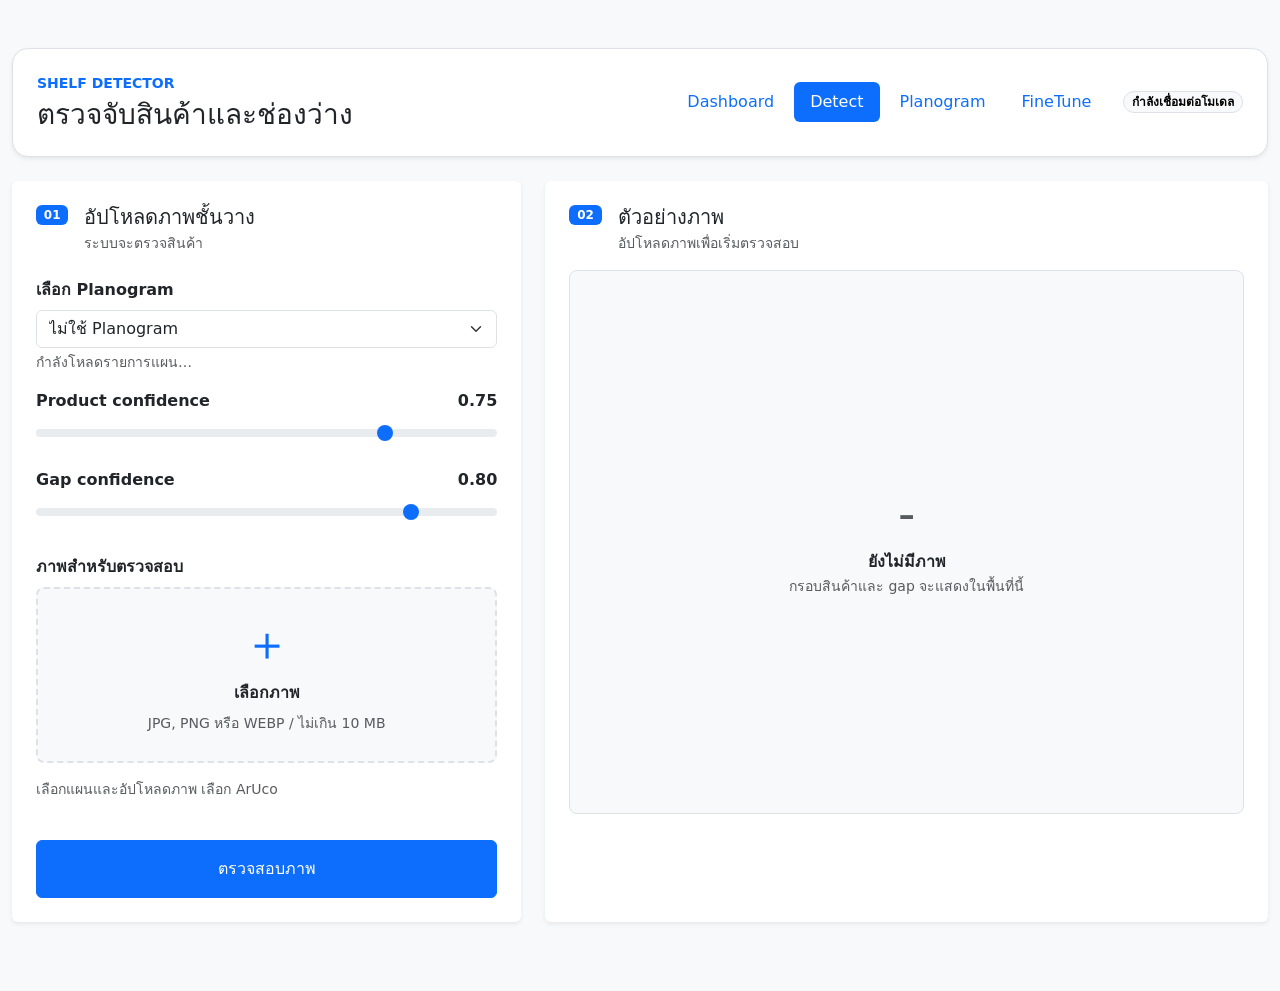
<file: index.html>
<!doctype html>
<html lang="th">
  <head>
    <meta charset="utf-8" />
    <meta name="viewport" content="width=device-width, initial-scale=1" />
    <meta http-equiv="refresh" content="0; url=frontend/detect/" />
    <title>กำลังไปหน้าตรวจจับสินค้า</title>
  </head>
  <body>
    <p>กำลังไปหน้าตรวจจับสินค้า… <a href="frontend/detect/">คลิกที่นี่เพื่อเปิดหน้า Detect</a></p>
  </body>
</html>
</file>
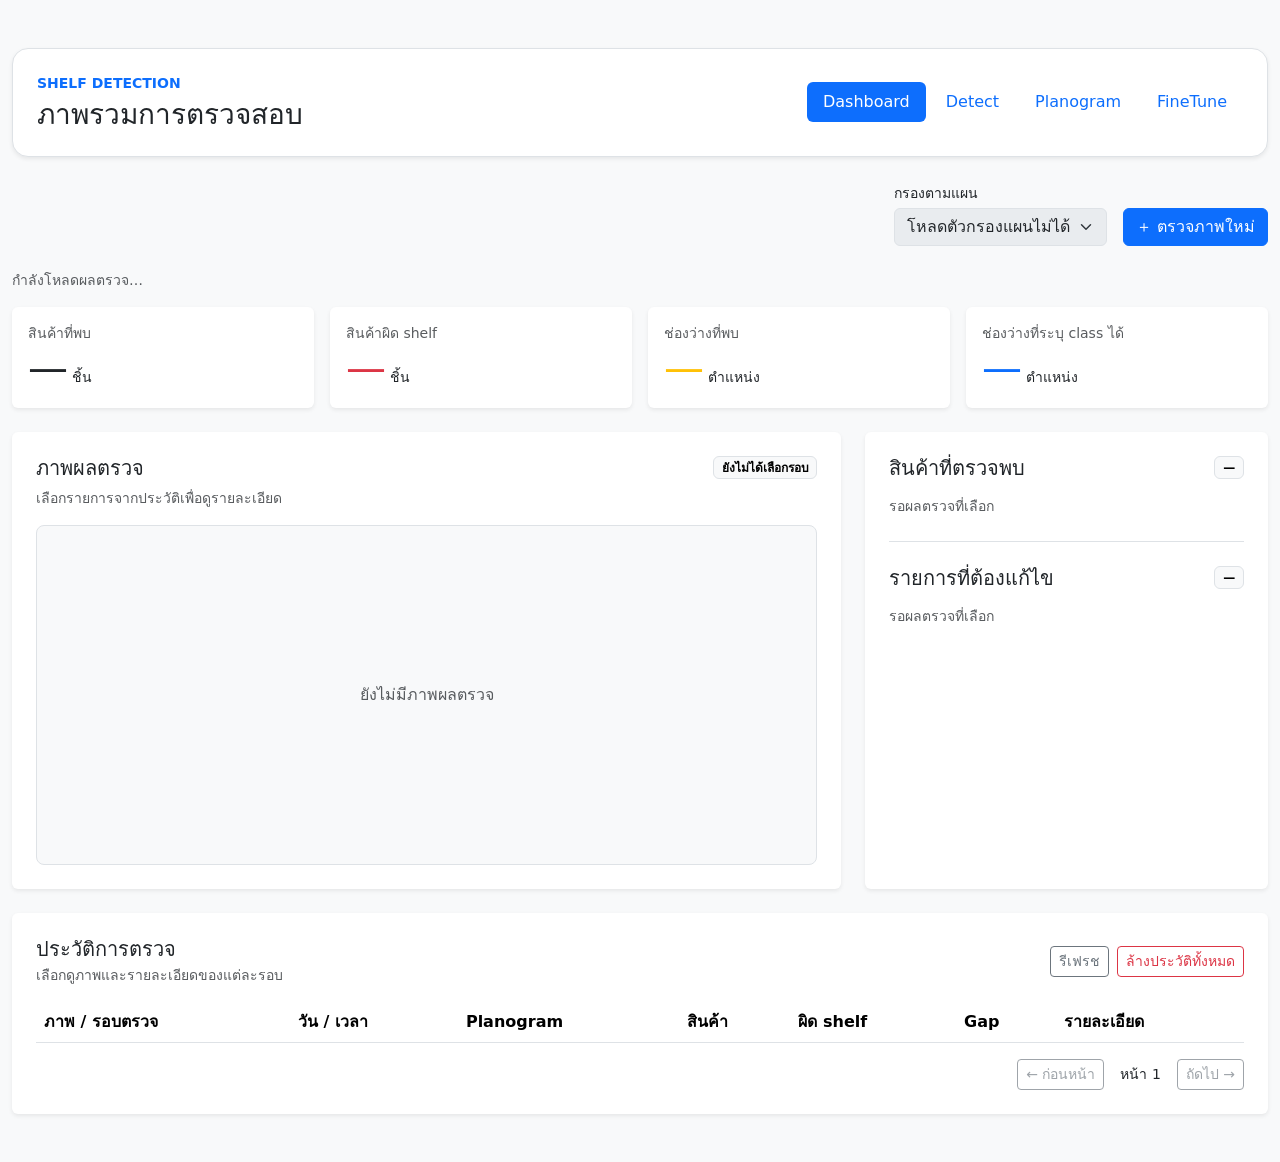
<file: frontend/dashboard/index.html>
<!doctype html>
<html lang="th">
  <head>
    <meta charset="utf-8" />
    <meta name="viewport" content="width=device-width, initial-scale=1" />
    <title>Shelf Vision — Dashboard</title>
    <link
      href="https://cdn.jsdelivr.net/npm/bootstrap@5.3.8/dist/css/bootstrap.min.css"
      rel="stylesheet"
      integrity="sha384-sRIl4kxILFvY47J16cr9ZwB07vP4J8+LH7qKQnuqkuIAvNWLzeN8tE5YBujZqJLB"
      crossorigin="anonymous"
    />
    <link rel="stylesheet" href="../shared/styles.css" />
    <link rel="stylesheet" href="dashboard.css" />
  </head>
  <body class="bg-body-tertiary">
    <main class="container-xxl py-4 py-lg-5">
      <header
        class="bg-white border rounded-4 shadow-sm p-3 p-md-4 mb-4 d-flex align-items-center gap-3 flex-wrap"
      >
        <div>
          <p class="small text-primary text-uppercase fw-semibold mb-1">Shelf Detection</p>
          <h1 class="h3 mb-0">ภาพรวมการตรวจสอบ</h1>
        </div>
        <nav class="nav nav-pills gap-1 ms-lg-auto" aria-label="เมนูหลัก">
          <a class="nav-link active" href="../dashboard/" aria-current="page">Dashboard</a>
          <a class="nav-link" href="../detect/">Detect</a>
          <a class="nav-link" href="../planogram/">Planogram</a>
          <a class="nav-link" href="../training/">FineTune</a>
        </nav>
      </header>

      <div class="d-flex align-items-end gap-3 flex-wrap mb-4">
        <div class="me-auto">

        </div>
        <div>
          <label class="form-label small mb-1" for="planFilter">กรองตามแผน</label>
          <select id="planFilter" class="form-select">
            <option value="">ทุกแผน</option>
          </select>
        </div>
        <a class="btn btn-primary" href="../detect/">＋ ตรวจภาพใหม่</a>
      </div>

      <p id="loadMessage" class="small text-body-secondary" role="status">กำลังโหลดผลตรวจ…</p>
      <button id="retry" class="btn btn-outline-secondary btn-sm mb-3" hidden>ลองอีกครั้ง</button>

      <section class="row row-cols-2 row-cols-xl-4 g-3" aria-label="สรุปรอบตรวจที่เลือก">
        <div class="col">
          <article class="card border-0 shadow-sm h-100">
            <div class="card-body">
              <span class="small text-body-secondary d-block">สินค้าที่พบ</span
              ><strong id="totalProducts" class="display-6">—</strong
              ><small class="ms-1">ชิ้น</small>
            </div>
          </article>
        </div>
        <div class="col">
          <article class="card border-0 shadow-sm h-100">
            <div class="card-body">
              <span class="small text-body-secondary d-block">สินค้าผิด shelf</span
              ><strong id="wrongShelf" class="display-6 text-danger">-</strong
              ><small class="ms-1">ชิ้น</small>
            </div>
          </article>
        </div>
        <div class="col">
          <article class="card border-0 shadow-sm h-100">
            <div class="card-body">
              <span class="small text-body-secondary d-block">ช่องว่างที่พบ</span
              ><strong id="totalGaps" class="display-6 text-warning">—</strong
              ><small class="ms-1">ตำแหน่ง</small>
            </div>
          </article>
        </div>
        <div class="col">
          <article class="card border-0 shadow-sm h-100">
            <div class="card-body">
              <span class="small text-body-secondary d-block">ช่องว่างที่ระบุ class ได้</span
              ><strong id="identifiedGaps" class="display-6 text-primary">—</strong
              ><small class="ms-1">ตำแหน่ง</small>
            </div>
          </article>
        </div>
      </section>
      <br />
      <div class="row g-4">
        <div class="col-xl-8">
          <section class="card border-0 shadow-sm h-100">
            <div class="card-body p-4">
              <div class="d-flex align-items-center justify-content-between flex-wrap gap-2 mb-2">
                <h2 class="h5 mb-0">ภาพผลตรวจ</h2>
                <span id="planBadge" class="badge text-bg-light border text-wrap"
                  >ยังไม่ได้เลือกรอบ</span
                >
              </div>
              <p id="runMeta" class="small text-body-secondary">
                เลือกรายการจากประวัติเพื่อดูรายละเอียด
              </p>
              <div class="dashboard-image bg-body-tertiary border rounded-3 text-body-secondary">
                <p id="imageEmpty" class="mb-0">ยังไม่มีภาพผลตรวจ</p>
                <img id="runImage" alt="ภาพผลตรวจสินค้าและช่องว่าง" hidden />
              </div>
              <a id="fullImage" class="d-inline-block mt-3" target="_blank" rel="noopener" hidden
                >เปิดภาพขนาดเต็ม</a
              >
            </div>
          </section>
        </div>
        <div class="col-xl-4">
          <aside class="card border-0 shadow-sm h-100">
            <div class="card-body p-4">
              <section class="border-bottom pb-4 mb-4" aria-labelledby="detectedProductsTitle">
                <div class="d-flex align-items-center justify-content-between gap-2 mb-3">
                  <h2 id="detectedProductsTitle" class="h5 mb-0">สินค้าที่ตรวจพบ</h2>
                  <span id="productTypeCount" class="badge text-bg-light border">—</span>
                </div>
                <div id="detectedProducts" class="issues-scroll">
                  <p class="small text-body-secondary mb-0">รอผลตรวจที่เลือก</p>
                </div>
              </section>
              <div class="d-flex align-items-center justify-content-between gap-2 mb-3">
                <h2 class="h5 mb-0">รายการที่ต้องแก้ไข</h2>
                <span id="issueCount" class="badge text-bg-light border">—</span>
              </div>
              <div id="issues" class="issues-scroll">
                <p class="small text-body-secondary">รอผลตรวจที่เลือก</p>
              </div>
            </div>
          </aside>
        </div>
      </div>

      <section class="card border-0 shadow-sm mt-4">
        <div class="card-body p-4">
          <div class="d-flex align-items-center justify-content-between flex-wrap gap-2 mb-3">
            <div>
              <h2 class="h5 mb-1">ประวัติการตรวจ</h2>
              <p class="small text-body-secondary mb-0">เลือกดูภาพและรายละเอียดของแต่ละรอบ</p>
            </div>
            <div class="d-flex gap-2">
              <button id="refresh" class="btn btn-outline-secondary btn-sm">รีเฟรช</button>
              <button id="clearHistory" class="btn btn-outline-danger btn-sm">
                ล้างประวัติทั้งหมด
              </button>
            </div>
          </div>
          <div class="table-responsive">
            <table class="table table-hover align-middle">
              <thead>
                <tr>
                  <th>ภาพ / รอบตรวจ</th>
                  <th>วัน / เวลา</th>
                  <th>Planogram</th>
                  <th>สินค้า</th>
                  <th>ผิด shelf</th>
                  <th>Gap</th>
                  <th>รายละเอียด</th>
                </tr>
              </thead>
              <tbody id="history"></tbody>
            </table>
          </div>
          <div class="d-flex align-items-center justify-content-end gap-3 small">
            <button id="previous" class="btn btn-outline-secondary btn-sm" disabled>
              ← ก่อนหน้า
            </button>
            <span id="pageLabel">หน้า 1</span>
            <button id="next" class="btn btn-outline-secondary btn-sm" disabled>ถัดไป →</button>
          </div>
        </div>
      </section>
    </main>
    <script src="dashboard.js?v=20261028-detected-products"></script>
  </body>
</html>
</file>
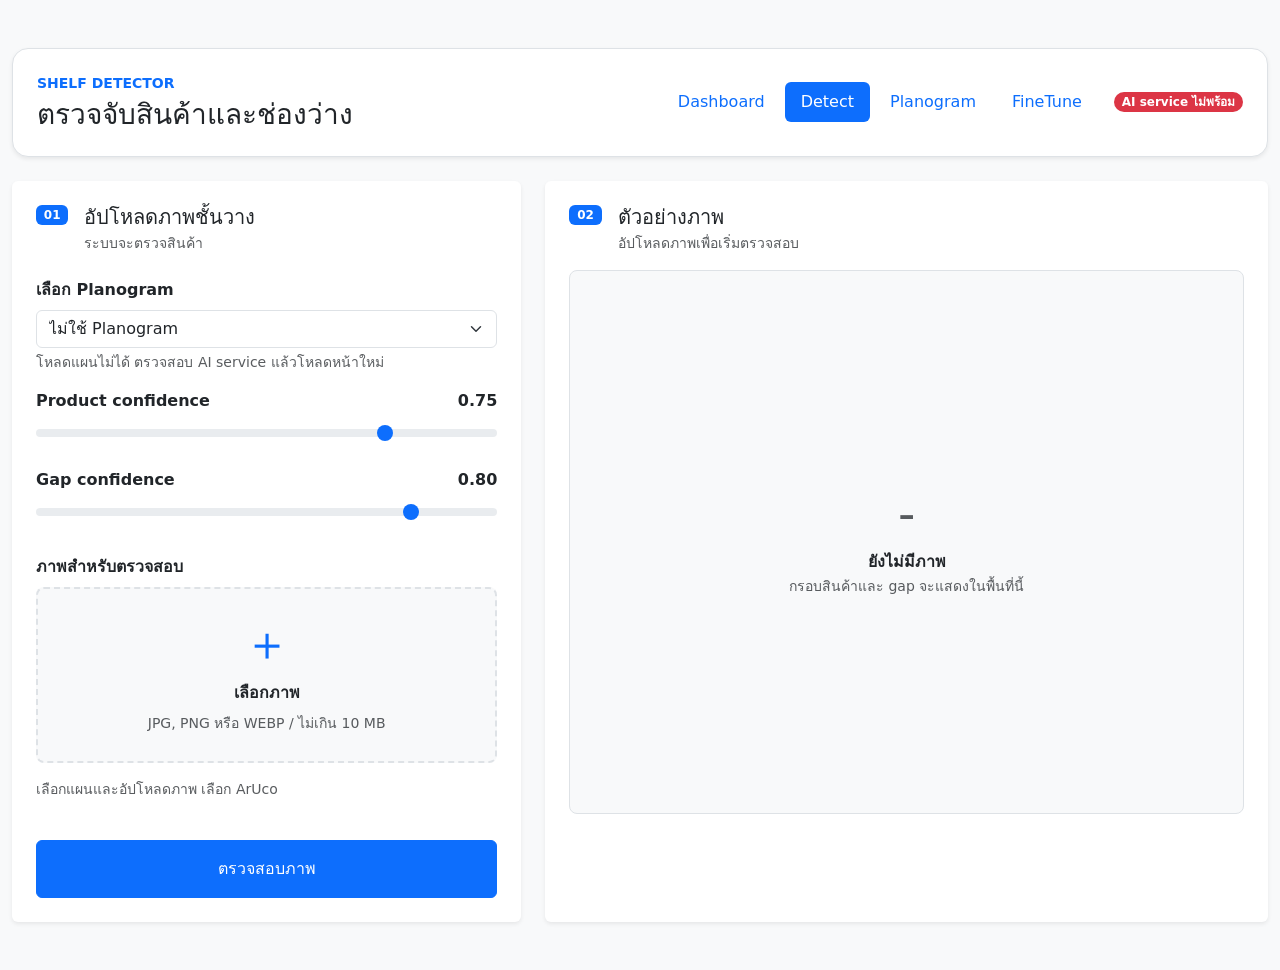
<file: frontend/detect/index.html>
<!doctype html>
<html lang="th">
  <head>
    <meta charset="utf-8" />
    <meta name="viewport" content="width=device-width, initial-scale=1" />
    <meta name="description" content="ระบบตรวจจับสินค้าและช่องว่างจากภาพชั้นวาง" />
    <title>Shelf Vision — ตรวจสอบสินค้า</title>
    <link
      href="https://cdn.jsdelivr.net/npm/bootstrap@5.3.8/dist/css/bootstrap.min.css"
      rel="stylesheet"
      integrity="sha384-sRIl4kxILFvY47J16cr9ZwB07vP4J8+LH7qKQnuqkuIAvNWLzeN8tE5YBujZqJLB"
      crossorigin="anonymous"
    />
    <link rel="stylesheet" href="../shared/styles.css" />
    <link rel="stylesheet" href="detect.css?v=20261013-no-alignment" />
    <link rel="stylesheet" href="aruco.css" />
  </head>
  <body class="bg-body-tertiary">
    <main class="container-xxl py-4 py-lg-5">
      <header
        class="bg-white border rounded-4 shadow-sm p-3 p-md-4 mb-4 d-flex align-items-center gap-3 flex-wrap"
      >
        <div>
          <p class="small text-primary text-uppercase fw-semibold mb-1">Shelf Detector</p>
          <h1 class="h3 mb-0">ตรวจจับสินค้าและช่องว่าง</h1>
        </div>
        <nav class="nav nav-pills gap-1 ms-lg-auto" aria-label="เมนูหลัก">
          <a class="nav-link" href="../dashboard/">Dashboard</a>
          <a class="nav-link active" href="../detect/" aria-current="page">Detect</a>
          <a class="nav-link" href="../planogram/">Planogram</a>
          <a class="nav-link" href="../training/">FineTune</a>
        </nav>
        <div
          id="serviceStatus"
          class="service-status badge rounded-pill text-bg-light border d-inline-flex align-items-center gap-2"
          role="status"
        >
          <span>กำลังเชื่อมต่อโมเดล</span>
        </div>
      </header>

      <div class="row g-4">
        <div class="col-lg-5">
          <form id="detectionForm" class="card border-0 shadow-sm h-100" novalidate>
            <div class="card-body p-4">
              <div class="d-flex align-items-start gap-3 mb-4">
                <span class="badge text-bg-primary">01</span>
                <div>
                  <h2 class="h5 mb-1">อัปโหลดภาพชั้นวาง</h2>
                  <p class="small text-body-secondary mb-0">ระบบจะตรวจสินค้า</p>
                </div>
              </div>

              <div class="mb-3">
                <label class="form-label fw-semibold" for="planogramSelect">เลือก Planogram </label>
                <select id="planogramSelect" class="form-select">
                  <option value="">ไม่ใช้ Planogram</option>
                </select>
                <p id="planogramStatus" class="form-text mb-0" role="status">กำลังโหลดรายการแผน…</p>
              </div>
              <div class="mb-3">
                <label
                  class="form-label fw-semibold d-flex justify-content-between"
                  for="productConfidence"
                >
                  <span>Product confidence</span
                  ><output id="productConfidenceValue" for="productConfidence">0.75</output>
                </label>
                <input
                  id="productConfidence"
                  class="form-range"
                  type="range"
                  min="0.10"
                  max="0.95"
                  step="0.05"
                  value="0.75"
                />
              </div>

              <div class="mb-4">
                <label
                  class="form-label fw-semibold d-flex justify-content-between"
                  for="gapConfidence"
                >
                  <span>Gap confidence</span
                  ><output id="gapConfidenceValue" for="gapConfidence">0.80</output>
                </label>
                <input
                  id="gapConfidence"
                  class="form-range"
                  type="range"
                  min="0.10"
                  max="0.95"
                  step="0.05"
                  value="0.80"
                />
              </div>

              <p class="form-label fw-semibold">ภาพสำหรับตรวจสอบ</p>
              <label
                id="dropZone"
                class="drop-zone bg-body-tertiary rounded-3 p-4 text-center d-flex flex-column align-items-center justify-content-center gap-2"
                for="imageInput"
              >
                <input
                  id="imageInput"
                  class="visually-hidden"
                  type="file"
                  accept="image/jpeg,image/png,image/webp"
                />
                <span class="display-5 text-primary" aria-hidden="true">＋</span>
                <strong>เลือกภาพ</strong>
                <span class="small text-body-secondary">JPG, PNG หรือ WEBP / ไม่เกิน 10 MB</span>
              </label>
              <div
                id="fileInfo"
                class="d-flex justify-content-between gap-3 align-items-center small text-body-secondary mt-2"
                hidden
              >
                <span id="fileName" class="text-truncate"></span>
                <button
                  id="removeFile"
                  class="btn btn-link btn-sm text-danger p-0 flex-shrink-0"
                  type="button"
                >
                  นำออก
                </button>
              </div>

              <div id="formError" class="alert alert-danger mt-3 mb-0" role="alert" hidden></div>
              <p class="form-text mt-3">เลือกแผนและอัปโหลดภาพ เลือก ArUco</p>
              <button id="submitButton" class="btn btn-primary w-100 py-3 mt-4" type="submit">
                <span class="button-label">ตรวจสอบภาพ</span>
                <span class="button-loading" hidden>กำลังตรวจภาพ...</span>
              </button>
            </div>
          </form>
        </div>

        <div class="col-lg-7">
          <section class="card border-0 shadow-sm h-100" aria-live="polite">
            <div class="card-body p-4">
              <div class="d-flex align-items-start gap-3 mb-3">
                <span class="badge text-bg-primary">02</span>
                <div>
                  <h2 class="h5 mb-1">ตัวอย่างภาพ</h2>
                  <p id="imageCaption" class="small text-body-secondary mb-0">
                    อัปโหลดภาพเพื่อเริ่มตรวจสอบ
                  </p>
                </div>
              </div>
              <div id="imageStage" class="image-stage bg-body-tertiary border rounded-3 empty">
                <div id="emptyState" class="text-center text-body-secondary p-4">
                  <div class="display-5 mb-2" aria-hidden="true">-</div>
                  <strong class="d-block text-body">ยังไม่มีภาพ</strong>
                  <span class="small">กรอบสินค้าและ gap จะแสดงในพื้นที่นี้</span>
                </div>
                <img id="previewImage" class="img-fluid" alt="ภาพสำหรับตรวจสอบ" hidden />
              </div>
            </div>
          </section>
        </div>
      </div>

      <section id="alignmentPanel" class="card border-0 shadow-sm mt-4" hidden>
        <div class="card-body p-4">
          <h2 class="h5">จัดแนว Planogram ให้ตรงกับภาพอัปโหลด</h2>
          <label for="alignmentMode" class="form-label">วิธีจัดแนว</label>
          <select id="alignmentMode" class="form-select mb-3">
            <option value="aruco">ArUco — ใช้ป้าย 4 มุมของชั้นวาง</option>
            <option value="off" selected>ไม่จัดแนว — ใช้ภาพที่จัดเฟรมตรงกับแผนอยู่แล้ว</option>
          </select>

          <p id="alignmentHint" role="status" class="small"></p>
          <div class="d-flex gap-2 flex-wrap my-3">
            <button id="previewAlignment" type="button" class="btn btn-outline-primary btn-sm">
              แสดงกรอบจาก ArUco
            </button>
          </div>
          <div id="alignedPreviewSection" hidden>
            <h3 class="h6">ภาพต้นฉบับพร้อมพื้นที่ Planogram ที่แปลงแล้ว</h3>
            <p id="alignmentQuality" class="small text-body-secondary" role="status"></p>
            <div class="perspective-preview border rounded overflow-hidden">
              <img id="alignedPreview" alt="Planogram ทับภาพต้นฉบับ" /><svg
                id="alignedRegions"
                xmlns="http://www.w3.org/2000/svg"
                aria-hidden="true"
              ></svg>
            </div>
            <button id="detectAligned" type="button" class="btn btn-primary mt-3">
              ตรวจภาพด้วย Planogram ที่จัดแนวแล้ว
            </button>
          </div>
          <p id="alignmentError" class="alert alert-danger mt-3 mb-0" role="alert" hidden></p>
        </div>
      </section>

      <section id="resultPanel" class="card border-0 shadow-sm mt-4" hidden aria-live="polite">
        <div class="card-body p-4">
          <div class="d-flex align-items-center gap-3 mb-4">
            <span class="badge text-bg-primary">03</span>
            <div>
              <p class="small text-primary text-uppercase fw-semibold mb-1">Detection Result</p>
              <h2 class="h5 mb-0">ผลการวิเคราะห์ภาพ</h2>
            </div>
          </div>

          <div class="row row-cols-2 row-cols-xl-4 g-3">
            <div class="col">
              <article class="card bg-body-tertiary border-0 h-100">
                <div class="card-body">
                  <span class="small text-body-secondary d-block">สินค้าทั้งหมด</span
                  ><strong id="totalProducts" class="display-6 text-primary">0</strong
                  ><small class="ms-1">ชิ้น</small>
                </div>
              </article>
            </div>
            <div class="col">
              <article class="card bg-body-tertiary border-0 h-100">
                <div class="card-body">
                  <span class="small text-body-secondary d-block">ชนิดสินค้าที่พบ</span
                  ><strong id="totalClasses" class="display-6">0</strong
                  ><small class="ms-1">คลาส</small>
                </div>
              </article>
            </div>
            <div class="col">
              <article class="card bg-body-tertiary border-0 h-100">
                <div class="card-body">
                  <span class="small text-body-secondary d-block">Gap ทั้งหมด</span
                  ><strong id="totalGaps" class="display-6 text-warning">0</strong
                  ><small class="ms-1">ตำแหน่ง</small>
                </div>
              </article>
            </div>
            <div class="col">
              <article class="card bg-body-tertiary border-0 h-100">
                <div class="card-body">
                  <span class="small text-body-secondary d-block">Gap ที่ระบุสินค้าได้</span
                  ><strong id="identifiedGaps" class="display-6">0</strong
                  ><small class="ms-1">ตำแหน่ง</small>
                </div>
              </article>
            </div>
          </div>

          <div class="row g-3 mt-1">
            <div class="col-md-6">
              <section class="card bg-body-tertiary border-0 h-100">
                <div class="card-body">
                  <h3 class="h6 mb-3">สินค้าที่ตรวจพบ</h3>
                  <div id="productList" class="list-group"></div>
                </div>
              </section>
            </div>
            <div class="col-md-6">
              <section class="card bg-body-tertiary border-0 h-100">
                <div class="card-body">
                  <h3 class="h6 mb-3">การวิเคราะห์ช่องว่าง</h3>
                  <div id="gapList" class="list-group"></div>
                </div>
              </section>
            </div>
          </div>
        </div>
      </section>
    </main>
    <script src="app.js?v=20261030-ui-status-fix"></script>
  </body>
</html>
</file>
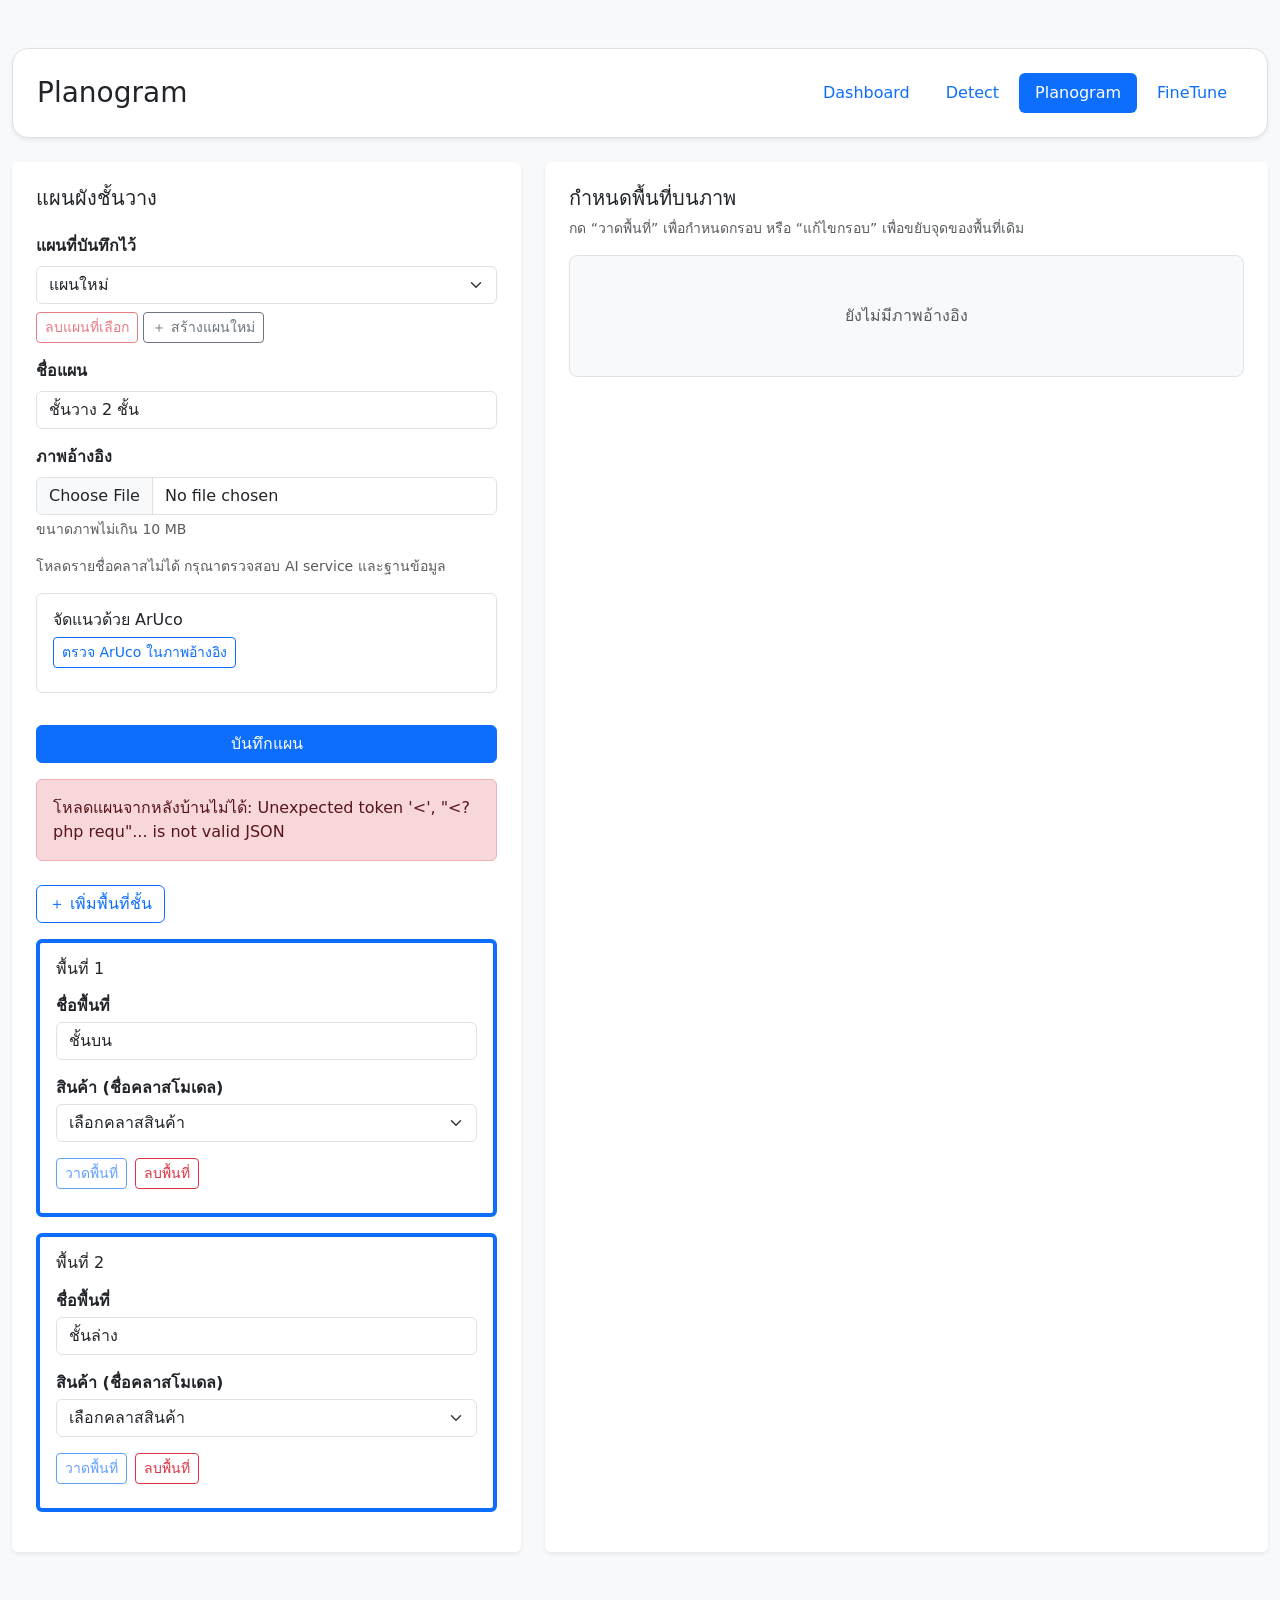
<file: frontend/planogram/index.html>
<!doctype html>
<html lang="th">
  <head>
    <meta charset="utf-8" />
    <meta name="viewport" content="width=device-width, initial-scale=1" />
    <title>Shelf Vision — Planogram</title>
    <link
      href="https://cdn.jsdelivr.net/npm/bootstrap@5.3.8/dist/css/bootstrap.min.css"
      rel="stylesheet"
      integrity="sha384-sRIl4kxILFvY47J16cr9ZwB07vP4J8+LH7qKQnuqkuIAvNWLzeN8tE5YBujZqJLB"
      crossorigin="anonymous"
    />
    <link rel="stylesheet" href="../shared/styles.css" />
    <link rel="stylesheet" href="planogram.css" />
  </head>

  <body class="bg-body-tertiary">
    <main class="container-xxl py-4 py-lg-5">
      <header
        class="bg-white border rounded-4 shadow-sm p-3 p-md-4 mb-4 d-flex align-items-center gap-3 flex-wrap"
      >
        <div>
          <h1 class="h3 mb-0">Planogram</h1>
        </div>
        <nav class="nav nav-pills gap-1 ms-lg-auto" aria-label="เมนูหลัก">
          <a class="nav-link" href="../dashboard/">Dashboard</a>
          <a class="nav-link" href="../detect/">Detect</a>
          <a class="nav-link active" href="../planogram/" aria-current="page">Planogram</a>
          <a class="nav-link" href="../training/">FineTune</a>
        </nav>
      </header>

      <div class="workspace row g-4">
        <div class="col-lg-5">
          <section class="card border-0 shadow-sm h-100">
            <div class="card-body p-4">
              <h2 class="h5 mb-4">แผนผังชั้นวาง</h2>

              <div class="mb-3">
                <label class="form-label fw-semibold" for="savedPlan">แผนที่บันทึกไว้</label>
                <select id="savedPlan" class="form-select">
                  <option value="">แผนใหม่</option>
                </select>
                <button
                  id="deletePlan"
                  class="btn btn-outline-danger btn-sm mt-2"
                  type="button"
                  disabled
                >
                  ลบแผนที่เลือก
                </button>
                <button id="newPlan" class="btn btn-outline-secondary btn-sm mt-2" type="button">
                  ＋ สร้างแผนใหม่
                </button>
              </div>
              <div class="mb-3">
                <label class="form-label fw-semibold" for="planName">ชื่อแผน</label>
                <input id="planName" class="form-control" maxlength="100" value="ชั้นวาง 2 ชั้น" />
              </div>
              <div class="mb-3">
                <label class="form-label fw-semibold" for="referenceInput">ภาพอ้างอิง</label>
                <input
                  id="referenceInput"
                  class="form-control"
                  type="file"
                  accept="image/jpeg,image/png,image/webp"
                />
                <div class="form-text">ขนาดภาพไม่เกิน 10 MB</div>
              </div>

              <p id="classStatus" class="form-text" role="status">กำลังโหลดรายชื่อคลาสสินค้า…</p>
              <div class="border rounded p-3 mb-3">
                <h3 class="h6">จัดแนวด้วย ArUco</h3>

                <button
                  id="checkArucoReference"
                  class="btn btn-outline-primary btn-sm"
                  type="button"
                >
                  ตรวจ ArUco ในภาพอ้างอิง
                </button>
                <p id="arucoReferenceStatus" class="small mt-2 mb-0" role="status"></p>
                <img
                  id="arucoReferencePreview"
                  class="img-fluid mt-2"
                  alt="ตำแหน่ง ArUco ที่อ่านได้ในภาพอ้างอิง"
                  hidden
                />
              </div>
              <div>
                <button id="savePlan" class="btn btn-primary w-100 mt-3" type="button">
                  บันทึกแผน
                </button>
                <p id="message" role="status" aria-live="polite" hidden></p>
              </div>
              <br />
              <button id="addShelf" class="btn btn-outline-primary mb-3" type="button">
                ＋ เพิ่มพื้นที่ชั้น
              </button>
              <div id="shelfList"></div>
            </div>
          </section>
        </div>

        <div class="col-lg-7">
          <section class="card border-0 shadow-sm h-100">
            <div class="card-body p-4">
              <h2 class="h5 mb-2">กำหนดพื้นที่บนภาพ</h2>
              <p id="drawHint" class="small text-body-secondary">
                เลือกภาพ แล้วกด “วาดพื้นที่” ของชั้นที่ต้องการ
              </p>
              <div id="referenceStage" class="bg-body-tertiary border rounded-3 overflow-hidden">
                <p id="noImage" class="text-center text-body-secondary p-5 mb-0">
                  ยังไม่มีภาพอ้างอิง
                </p>
                <svg
                  id="editor"
                  xmlns="http://www.w3.org/2000/svg"
                  hidden
                  aria-label="คลิกมุมทั้งสี่ของพื้นที่ชั้นตามลำดับรอบกรอบ"
                >
                  <image
                    id="referenceImage"
                    width="1000"
                    height="1000"
                    preserveAspectRatio="none"
                  ></image>
                  <g id="regions"></g>
                </svg>
              </div>
            </div>
          </section>
        </div>
      </div>
    </main>
    <script src="planogram.js?v=20261031-remove-target-quantity"></script>
  </body>
</html>
</file>
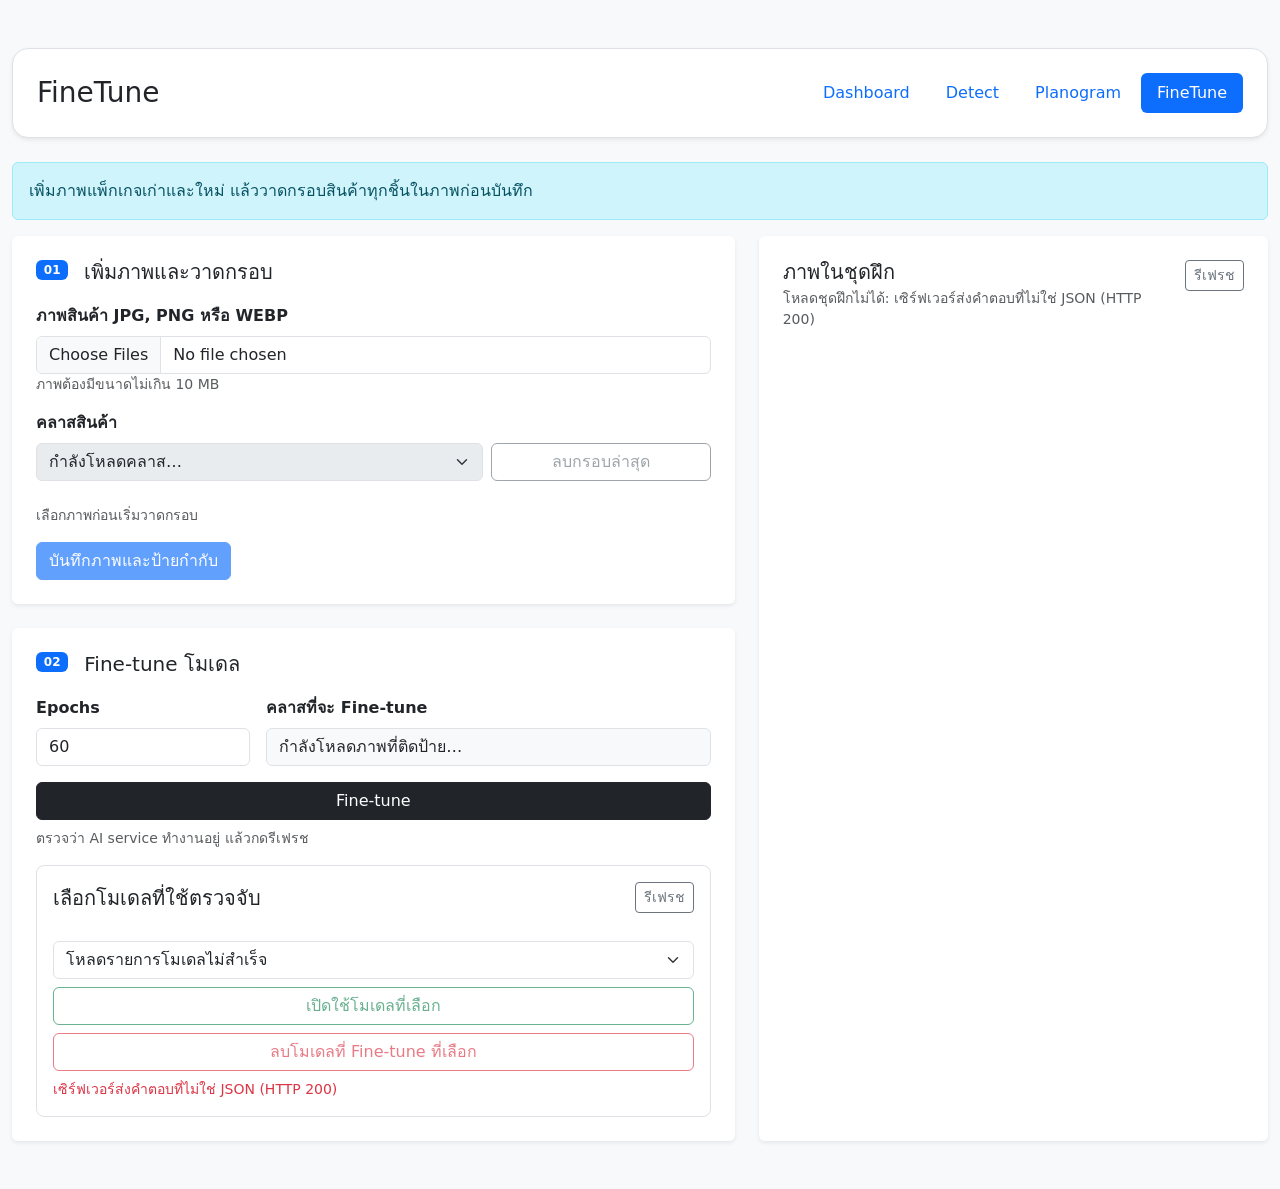
<file: frontend/training/index.html>
<!doctype html>
<html lang="th">
  <head>
    <meta charset="utf-8" />
    <meta name="viewport" content="width=device-width, initial-scale=1" />
    <meta
      name="description"
      content="เพิ่มภาพตัวอย่าง ติดป้ายสินค้า และ Fine-tune โมเดลตรวจสินค้า"
    />
    <title>Shelf Vision — ชุดฝึก AI</title>
    <link
      href="https://cdn.jsdelivr.net/npm/bootstrap@5.3.8/dist/css/bootstrap.min.css"
      rel="stylesheet"
      integrity="sha384-sRIl4kxILFvY47J16cr9ZwB07vP4J8+LH7qKQnuqkuIAvNWLzeN8tE5YBujZqJLB"
      crossorigin="anonymous"
    />
    <link rel="stylesheet" href="../shared/styles.css" />
    <link rel="stylesheet" href="training.css" />
  </head>
  <body class="bg-body-tertiary">
    <main class="container-xxl py-4 py-lg-5">
      <header
        class="bg-white border rounded-4 shadow-sm p-3 p-md-4 mb-4 d-flex align-items-center gap-3 flex-wrap"
      >
        <div>
          <h1 class="h3 mb-0">FineTune</h1>
        </div>
        <nav class="nav nav-pills gap-1 ms-lg-auto" aria-label="เมนูหลัก">
          <a class="nav-link" href="../dashboard/">Dashboard</a>
          <a class="nav-link" href="../detect/">Detect</a>
          <a class="nav-link" href="../planogram/">Planogram</a>
          <a class="nav-link active" href="../training/" aria-current="page">FineTune</a>
        </nav>
      </header>

      <div class="alert alert-info" role="note">
        เพิ่มภาพแพ็กเกจเก่าและใหม่ แล้ววาดกรอบสินค้าทุกชิ้นในภาพก่อนบันทึก
      </div>

      <div class="row g-4">
        <div class="col-xl-7">
          <section class="card border-0 shadow-sm mb-4">
            <div class="card-body p-4">
              <div class="d-flex align-items-start gap-3 mb-3">
                <span class="badge text-bg-primary">01</span>
                <div>
                  <h2 class="h5 mb-1">เพิ่มภาพและวาดกรอบ</h2>
                </div>
              </div>
              <label class="form-label fw-semibold" for="imageInput"
                >ภาพสินค้า JPG, PNG หรือ WEBP</label
              >
              <input
                id="imageInput"
                class="form-control"
                type="file"
                accept="image/jpeg,image/png,image/webp"
                multiple
              />

              <p id="bulkUploadMessage" class="small text-body-secondary mb-3" role="status">
                ภาพต้องมีขนาดไม่เกิน 10 MB
              </p>
              <div
                id="canvasWrap"
                class="canvas-wrap bg-body-tertiary border rounded-3 mb-3"
                hidden
              >
                <canvas id="imageCanvas" aria-label="พื้นที่วาดกรอบสินค้า"></canvas>
              </div>
              <div class="row g-2 align-items-end">
                <div class="col-sm-8">
                  <label class="form-label fw-semibold" for="classSelect">คลาสสินค้า</label>
                  <select id="classSelect" class="form-select" disabled>
                    <option value="">กำลังโหลดคลาส…</option>
                  </select>
                </div>
                <div class="col-sm-4 d-grid">
                  <button id="undoBox" class="btn btn-outline-secondary" type="button" disabled>
                    ลบกรอบล่าสุด
                  </button>
                </div>
              </div>
              <div id="annotationList" class="list-group mt-3"></div>
              <div id="editorMessage" class="small text-body-secondary mt-2" role="status">
                เลือกภาพก่อนเริ่มวาดกรอบ
              </div>
              <div class="d-flex flex-wrap gap-2 mt-3">
                <button id="saveImage" class="btn btn-primary" type="button" disabled>
                  บันทึกภาพและป้ายกำกับ
                </button>
                <button id="skipImage" class="btn btn-outline-secondary" type="button" hidden>
                  ข้ามภาพนี้
                </button>
                <button id="cancelEdit" class="btn btn-outline-secondary" type="button" hidden>
                  ยกเลิกแก้ไข
                </button>
              </div>
            </div>
          </section>

          <section class="card border-0 shadow-sm">
            <div class="card-body p-4">
              <div class="d-flex align-items-start gap-3 mb-3">
                <span class="badge text-bg-primary">02</span>
                <div>
                  <h2 class="h5 mb-1">Fine-tune โมเดล</h2>
                </div>
              </div>
              <div class="row g-3 align-items-end">
                <div class="col-sm-4">
                  <label class="form-label fw-semibold" for="epochs">Epochs</label>
                  <input
                    id="epochs"
                    class="form-control"
                    type="number"
                    min="5"
                    max="100"
                    value="60"
                  />
                </div>
                <div class="col-sm-8">
                  <span class="form-label fw-semibold d-block">คลาสที่จะ Fine-tune</span>
                  <div
                    id="trainingClasses"
                    class="form-control bg-body-tertiary"
                    aria-live="polite"
                  >
                    กำลังโหลดภาพที่ติดป้าย…
                  </div>
                </div>
                <div class="col-12">
                  <button id="startTraining" class="btn btn-dark w-100" type="button">
                    Fine-tune
                  </button>
                </div>
              </div>
              <p id="trainingReadiness" class="form-text mt-2 mb-0">
                ต้องมีภาพที่ติดป้ายแล้วอย่างน้อย 4 ภาพ
              </p>

              <div id="jobPanel" class="border rounded-3 p-3 mt-3" hidden aria-live="polite">
                <div class="d-flex justify-content-between gap-3">
                  <strong id="jobStatus">ยังไม่มีงาน</strong>
                  <span id="jobProgressText" class="small text-body-secondary"></span>
                </div>
                <div
                  class="progress mt-2"
                  role="progressbar"
                  aria-label="ความคืบหน้า Fine-tune"
                  aria-valuemin="0"
                  aria-valuemax="100"
                >
                  <div
                    id="jobProgress"
                    class="progress-bar progress-bar-striped progress-bar-animated"
                    style="width: 0%"
                  ></div>
                </div>
                <p id="jobMessage" class="small text-body-secondary mt-2 mb-2"></p>
                <button id="cancelTraining" class="btn btn-outline-danger btn-sm" type="button" hidden>
                  ยกเลิกการฝึก
                </button>
              </div>
              <div class="model-picker border rounded-3 p-3 mt-3">
                <div class="d-flex align-items-center justify-content-between gap-2 mb-1">
                  <h3 class="h5 mb-0">เลือกโมเดลที่ใช้ตรวจจับ</h3>
                  <button id="refreshModels" class="btn btn-outline-secondary btn-sm" type="button">
                    รีเฟรช
                  </button>
                </div>
                <br />
                <div class="d-grid gap-2">
                  <select id="modelSelect" class="form-select" aria-label="เลือกโมเดลที่ใช้ตรวจจับ">
                    <option value="">กำลังโหลดรายการโมเดล…</option>
                  </select>
                  <button
                    id="activateSelectedModel"
                    class="btn btn-outline-success"
                    type="button"
                    disabled
                  >
                    เปิดใช้โมเดลที่เลือก
                  </button>
                  <button
                    id="deleteSelectedModel"
                    class="btn btn-outline-danger"
                    type="button"
                    disabled
                  >
                    ลบโมเดลที่ Fine-tune ที่เลือก
                  </button>
                </div>
                <p id="modelMessage" class="small text-body-secondary mt-2 mb-0" role="status">
                  กำลังโหลดรายการโมเดล…
                </p>
              </div>
            </div>
          </section>
        </div>

        <div class="col-xl-5">
          <section class="card border-0 shadow-sm h-100">
            <div class="card-body p-4">
              <div class="d-flex justify-content-between align-items-start gap-3 mb-3">
                <div>
                  <h2 class="h5 mb-1">ภาพในชุดฝึก</h2>
                  <p id="datasetSummary" class="small text-body-secondary mb-0">กำลังโหลดชุดฝึก…</p>
                </div>
                <button id="refreshDataset" class="btn btn-outline-secondary btn-sm" type="button">
                  รีเฟรช
                </button>
              </div>
              <div id="classCoverage" class="coverage-list small mb-3"></div>
              <div id="imageList" class="list-group"></div>
              <p id="datasetMessage" class="small text-body-secondary mt-3 mb-0" role="status"></p>
            </div>
          </section>
        </div>
      </div>
    </main>
    <script src="training.js?v=20261103-cancelled-job-restore-fix"></script>
  </body>
</html>
</file>
<file: frontend/dashboard/dashboard.css>
.dashboard-image {
  display: grid;
  place-items: center;
  min-height: 340px;
  overflow: hidden;
  text-align: center;
}

.dashboard-image img {
  display: block;
  width: 100%;
  max-height: 620px;
  object-fit: contain;
}

.issues-scroll {
  max-height: 580px;
  overflow: auto;
}

#history img {
  width: 66px;
  height: 46px;
  object-fit: cover;
}

@media (max-width: 575.98px) {
  .dashboard-image {
    min-height: 240px;
  }
}
</file>
<file: frontend/detect/detect.css>
.drop-zone {
  min-height: 11rem;
  border: 2px dashed var(--bs-border-color);
  cursor: pointer;
  transition:
    border-color 0.15s,
    background-color 0.15s;
}

.drop-zone:hover,
.drop-zone.dragging,
.drop-zone:focus-within {
  border-color: var(--bs-primary);
  background-color: var(--bs-primary-bg-subtle) !important;
}

.drop-zone:focus-within {
  outline: 2px solid var(--bs-primary);
  outline-offset: 2px;
}

#fileName {
  min-width: 0;
}

.image-stage {
  display: grid;
  place-items: center;
  min-height: 34rem;
  overflow: hidden;
}

.image-stage img {
  width: 100%;
  max-height: 680px;
  object-fit: contain;
}

@media (max-width: 991.98px) {
  .image-stage {
    min-height: 24rem;
  }
}

@media (max-width: 575.98px) {
  .image-stage {
    min-height: 18rem;
  }
}
</file>
<file: frontend/detect/aruco.css>
.perspective-preview {
  position: relative;
}
.perspective-preview > img {
  display: block;
  width: 100%;
}
.perspective-preview > svg {
  position: absolute;
  inset: 0;
  width: 100%;
  height: 100%;
  pointer-events: none;
}
</file>
<file: frontend/planogram/planogram.css>
#editor {
  display: block;
  width: 100%;
  height: auto;
  touch-action: manipulation;
}

#editor.drawing {
  cursor: crosshair;
}

#editor.adjusting {
  touch-action: none;
}

.corner-handle {
  cursor: grab;
  touch-action: none;
}

.corner-handle:active {
  cursor: grabbing;
}

.corner-handle:focus {
  outline: none;
  filter: drop-shadow(0 0 5px #fff);
}
</file>
<file: frontend/training/training.css>
.canvas-wrap {
  overflow: auto;
  max-height: 70vh;
  touch-action: none;
}

#imageCanvas {
  display: block;
  width: 100%;
  height: auto;
  touch-action: none;
  cursor: crosshair;
}

.coverage-list {
  display: grid;
  grid-template-columns: repeat(auto-fill, minmax(140px, 1fr));
  gap: 0.35rem 0.75rem;
  max-height: 260px;
  overflow: auto;
}

.coverage-item {
  overflow-wrap: anywhere;
}
</file>
<file: frontend/shared/styles.css>
/* Keep HTML hidden states authoritative when Bootstrap display utilities are present. */
[hidden] {
  display: none !important;
}
</file>
